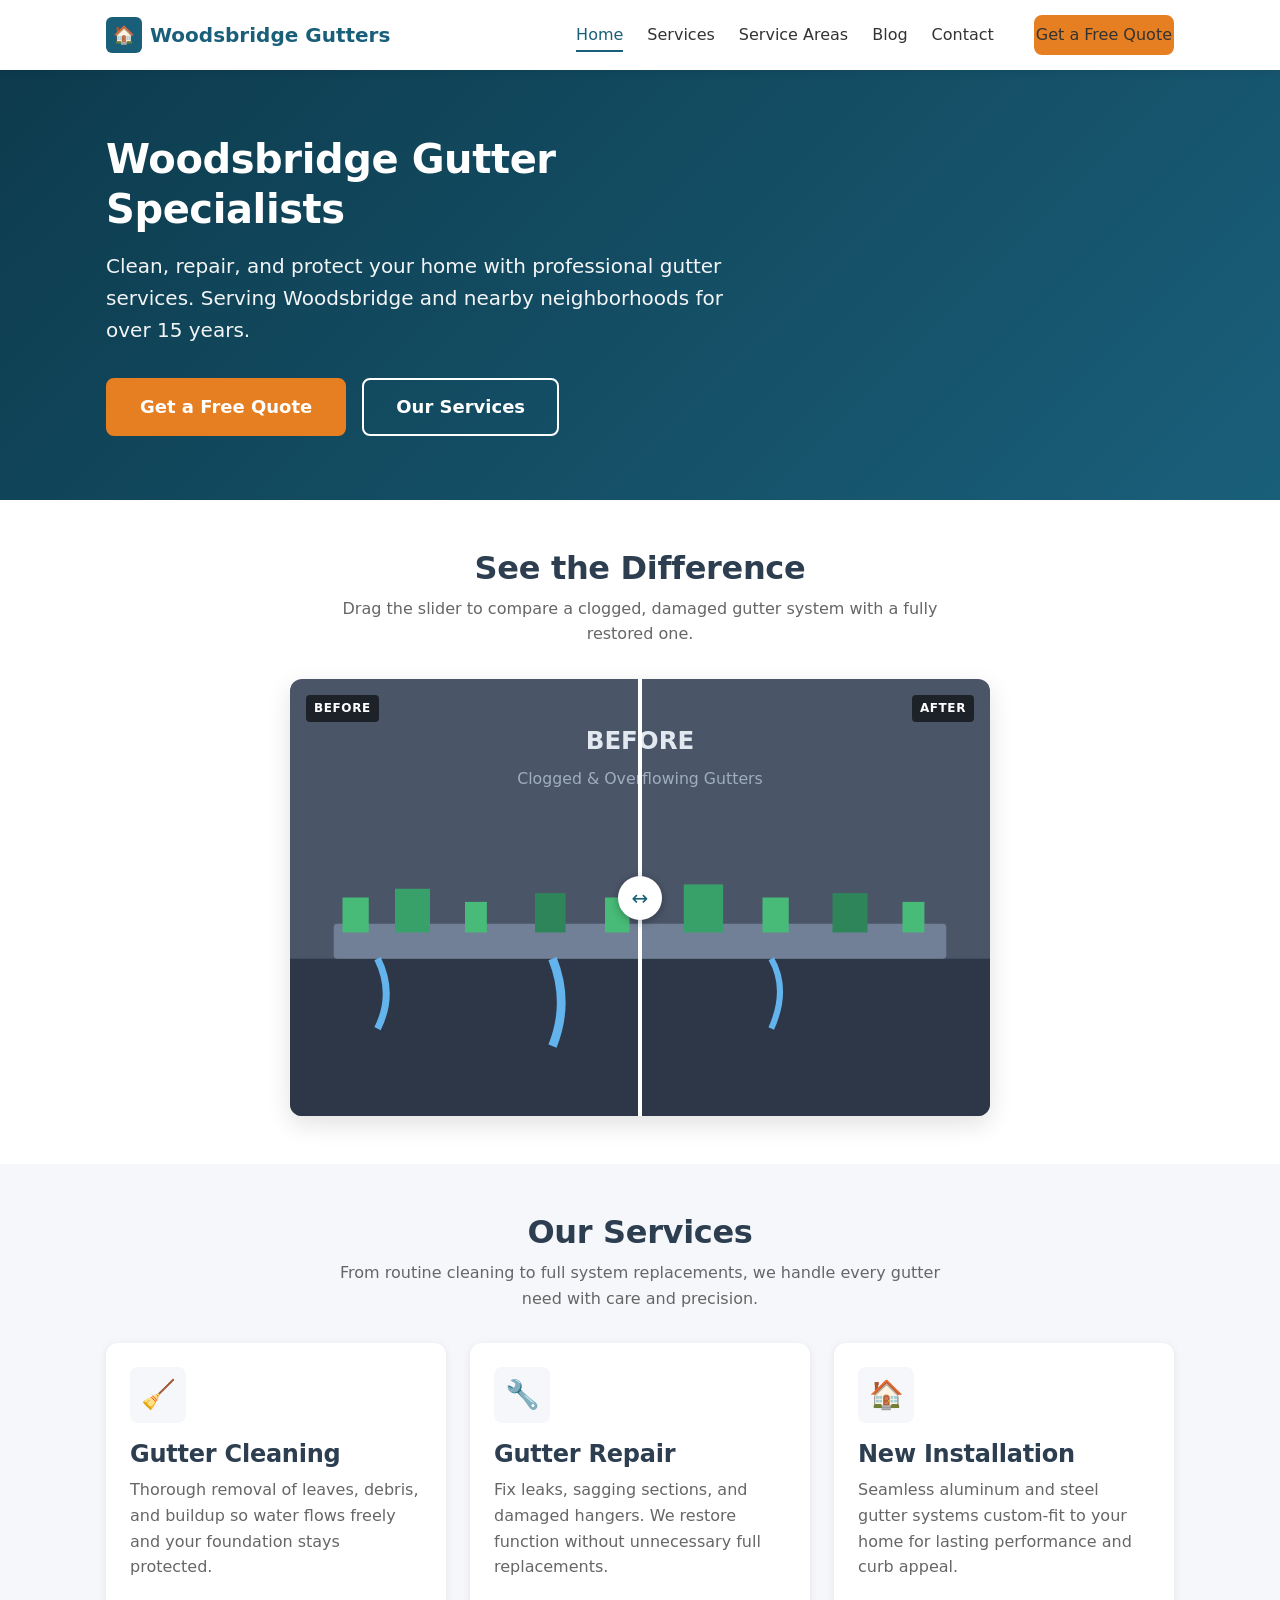
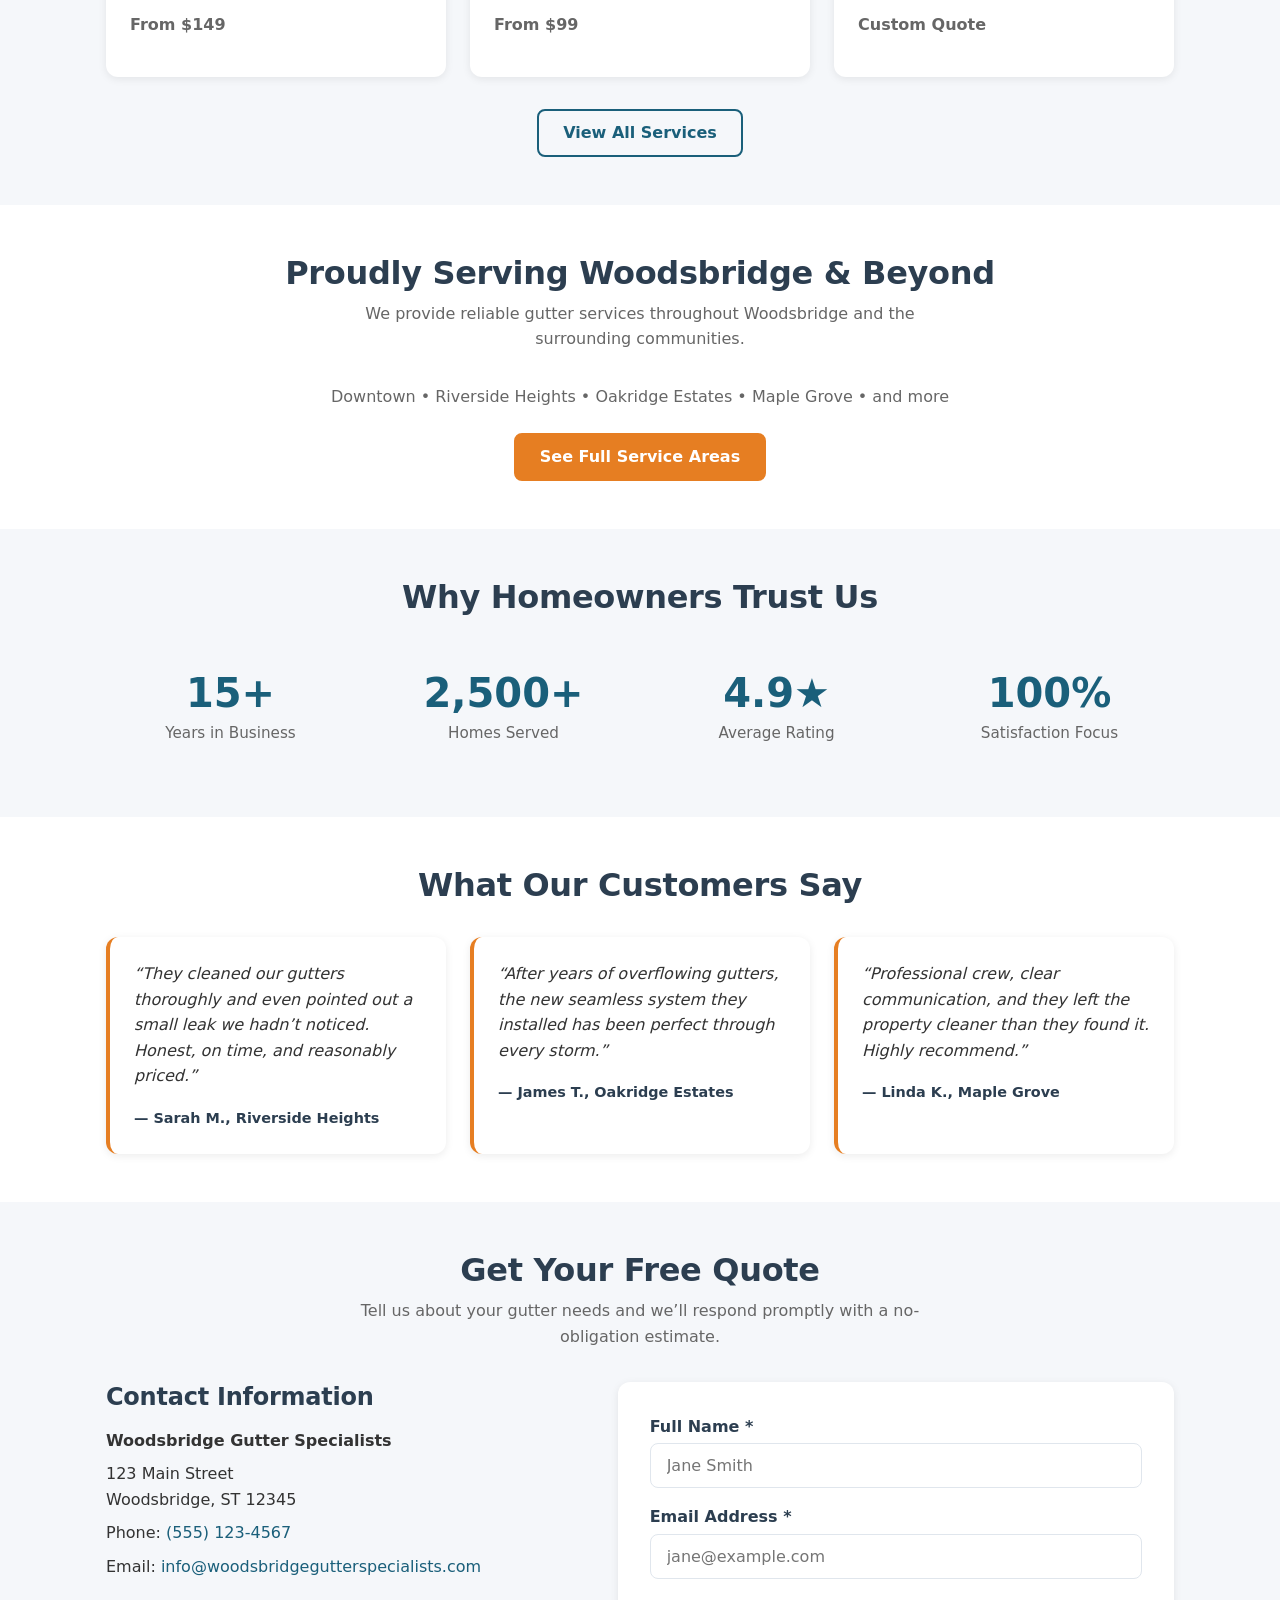
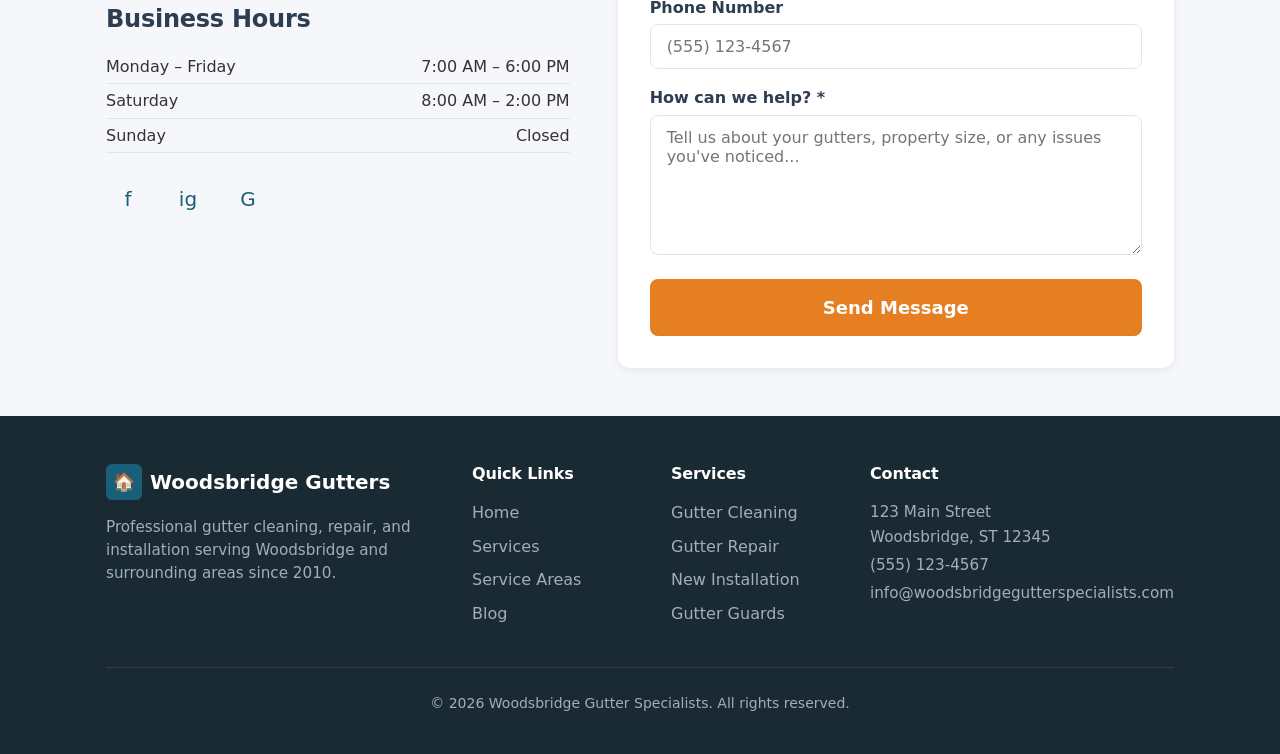
<file: index.html>
<!DOCTYPE html>
<html lang="en">
<head>
  <meta charset="UTF-8">
  <meta name="viewport" content="width=device-width, initial-scale=1.0">
  <meta name="description" content="Woodsbridge Gutter Specialists – Professional gutter cleaning, repair, and installation in Woodsbridge and surrounding neighborhoods. Free quotes available.">
  <meta name="robots" content="index, follow">
  <title>Woodsbridge Gutter Specialists | Gutter Cleaning, Repair & Installation</title>
  <!-- CUSTOMIZE: Update Open Graph / social meta if desired -->
  <link rel="stylesheet" href="./css/style.css">
  <!-- Favicon placeholder – replace with real favicon -->
  <link rel="icon" href="data:image/svg+xml,<svg xmlns='http://www.w3.org/2000/svg' viewBox='0 0 100 100'><text y='.9em' font-size='90'>🏠</text></svg>">
</head>
<body>
  <!-- ========== HEADER ========== -->
  <header class="site-header">
    <div class="container header-inner">
      <a href="./index.html" class="logo" aria-label="Woodsbridge Gutter Specialists Home">
        <span class="logo-icon" aria-hidden="true">🏠</span>
        <span>Woodsbridge Gutters</span>
      </a>

      <button class="nav-toggle" aria-label="Toggle navigation" aria-expanded="false" aria-controls="main-nav">
        <span></span>
        <span></span>
        <span></span>
      </button>

      <nav class="main-nav" id="main-nav" aria-label="Main navigation">
        <ul>
          <li><a href="./index.html" class="active">Home</a></li>
          <li><a href="./services.html">Services</a></li>
          <li><a href="./service-areas.html">Service Areas</a></li>
          <li><a href="./blog.html">Blog</a></li>
          <li><a href="./index.html#contact">Contact</a></li>
          <li class="nav-cta"><a href="./index.html#contact" class="btn btn-primary">Get a Free Quote</a></li>
        </ul>
      </nav>
    </div>
  </header>

  <main>
    <!-- ========== HERO ========== -->
    <section class="hero">
      <div class="container">
        <div class="hero-content">
          <!-- CUSTOMIZE: Business name & tagline -->
          <h1>Woodsbridge Gutter Specialists</h1>
          <p class="tagline">Clean, repair, and protect your home with professional gutter services. Serving Woodsbridge and nearby neighborhoods for over 15 years.</p>
          <div class="hero-actions">
            <a href="#contact" class="btn btn-primary btn-lg">Get a Free Quote</a>
            <a href="./services.html" class="btn btn-outline-light btn-lg">Our Services</a>
          </div>
        </div>
      </div>
    </section>

    <!-- ========== BEFORE & AFTER SLIDER ========== -->
    <section class="section">
      <div class="container">
        <div class="section-title">
          <h2>See the Difference</h2>
          <p>Drag the slider to compare a clogged, damaged gutter system with a fully restored one.</p>
        </div>

        <!-- CUSTOMIZE: Replace placeholder images with real before/after photos -->
        <!-- Use relative paths: ./images/before.jpg and ./images/after.jpg -->
        <div class="ba-slider" role="img" aria-label="Before and after gutter comparison slider">
          <!-- After image (shown on the left side of the divider) -->
          <img src="./images/after-placeholder.svg" alt="Clean, properly functioning gutters after professional service" class="ba-after" width="800" height="500">
          <!-- Before image (full background) -->
          <img src="./images/before-placeholder.svg" alt="Clogged and damaged gutters before service" width="800" height="500">
          <div class="ba-handle" aria-hidden="true"></div>
          <span class="ba-label ba-label-before">Before</span>
          <span class="ba-label ba-label-after">After</span>
        </div>
      </div>
    </section>

    <!-- ========== SERVICES TEASER ========== -->
    <section class="section section-alt">
      <div class="container">
        <div class="section-title">
          <h2>Our Services</h2>
          <p>From routine cleaning to full system replacements, we handle every gutter need with care and precision.</p>
        </div>

        <div class="card-grid">
          <article class="card">
            <div class="card-body">
              <div class="card-icon" aria-hidden="true">🧹</div>
              <h3>Gutter Cleaning</h3>
              <p>Thorough removal of leaves, debris, and buildup so water flows freely and your foundation stays protected.</p>
              <p class="card-price">From $149</p>
            </div>
          </article>

          <article class="card">
            <div class="card-body">
              <div class="card-icon" aria-hidden="true">🔧</div>
              <h3>Gutter Repair</h3>
              <p>Fix leaks, sagging sections, and damaged hangers. We restore function without unnecessary full replacements.</p>
              <p class="card-price">From $99</p>
            </div>
          </article>

          <article class="card">
            <div class="card-body">
              <div class="card-icon" aria-hidden="true">🏠</div>
              <h3>New Installation</h3>
              <p>Seamless aluminum and steel gutter systems custom-fit to your home for lasting performance and curb appeal.</p>
              <p class="card-price">Custom Quote</p>
            </div>
          </article>
        </div>

        <div class="text-center" style="margin-top: 2rem;">
          <a href="./services.html" class="btn btn-secondary">View All Services</a>
        </div>
      </div>
    </section>

    <!-- ========== SERVICE AREAS SUMMARY ========== -->
    <section class="section">
      <div class="container">
        <div class="section-title">
          <h2>Proudly Serving Woodsbridge & Beyond</h2>
          <p>We provide reliable gutter services throughout Woodsbridge and the surrounding communities.</p>
        </div>
        <div class="text-center">
          <p class="text-muted" style="margin-bottom: 1.5rem;">Downtown • Riverside Heights • Oakridge Estates • Maple Grove • and more</p>
          <a href="./service-areas.html" class="btn btn-primary">See Full Service Areas</a>
        </div>
      </div>
    </section>

    <!-- ========== TRUST / STATS ========== -->
    <section class="section section-alt">
      <div class="container">
        <div class="section-title">
          <h2>Why Homeowners Trust Us</h2>
        </div>

        <div class="stats-grid">
          <!-- CUSTOMIZE: Years, jobs, ratings -->
          <div class="stat-item">
            <div class="stat-number">15+</div>
            <div class="stat-label">Years in Business</div>
          </div>
          <div class="stat-item">
            <div class="stat-number">2,500+</div>
            <div class="stat-label">Homes Served</div>
          </div>
          <div class="stat-item">
            <div class="stat-number">4.9★</div>
            <div class="stat-label">Average Rating</div>
          </div>
          <div class="stat-item">
            <div class="stat-number">100%</div>
            <div class="stat-label">Satisfaction Focus</div>
          </div>
        </div>
      </div>
    </section>

    <!-- ========== TESTIMONIALS ========== -->
    <section class="section">
      <div class="container">
        <div class="section-title">
          <h2>What Our Customers Say</h2>
        </div>

        <div class="testimonial-grid">
          <!-- CUSTOMIZE: Replace with real testimonials -->
          <article class="testimonial">
            <blockquote>“They cleaned our gutters thoroughly and even pointed out a small leak we hadn’t noticed. Honest, on time, and reasonably priced.”</blockquote>
            <cite>— Sarah M., Riverside Heights</cite>
          </article>
          <article class="testimonial">
            <blockquote>“After years of overflowing gutters, the new seamless system they installed has been perfect through every storm.”</blockquote>
            <cite>— James T., Oakridge Estates</cite>
          </article>
          <article class="testimonial">
            <blockquote>“Professional crew, clear communication, and they left the property cleaner than they found it. Highly recommend.”</blockquote>
            <cite>— Linda K., Maple Grove</cite>
          </article>
        </div>
      </div>
    </section>

    <!-- ========== CONTACT ========== -->
    <section class="section section-alt" id="contact">
      <div class="container">
        <div class="section-title">
          <h2>Get Your Free Quote</h2>
          <p>Tell us about your gutter needs and we’ll respond promptly with a no-obligation estimate.</p>
        </div>

        <div class="contact-grid">
          <div class="contact-info">
            <h3>Contact Information</h3>
            <!-- CUSTOMIZE: Full NAP -->
            <address>
              <p><strong>Woodsbridge Gutter Specialists</strong></p>
              <p>123 Main Street<br>Woodsbridge, ST 12345</p>
              <p>Phone: <a href="tel:+15551234567">(555) 123-4567</a></p>
              <p>Email: <a href="mailto:info@woodsbridgegutterspecialists.com">info@woodsbridgegutterspecialists.com</a></p>
            </address>

            <h3 style="margin-top: 1.5rem;">Business Hours</h3>
            <ul class="hours-list">
              <li><span>Monday – Friday</span> <span>7:00 AM – 6:00 PM</span></li>
              <li><span>Saturday</span> <span>8:00 AM – 2:00 PM</span></li>
              <li><span>Sunday</span> <span>Closed</span></li>
            </ul>

            <div class="social-links" aria-label="Social media">
              <!-- CUSTOMIZE: Add real social profile URLs -->
              <a href="#" aria-label="Facebook" title="Facebook">f</a>
              <a href="#" aria-label="Instagram" title="Instagram">ig</a>
              <a href="#" aria-label="Google Business" title="Google">G</a>
            </div>
          </div>

          <div class="contact-form">
            <div id="form-status" class="form-status" role="status" aria-live="polite"></div>
            <form id="contact-form" novalidate>
              <div class="form-group">
                <label for="name">Full Name *</label>
                <input type="text" id="name" name="name" required autocomplete="name" placeholder="Jane Smith">
                <span class="error-msg"></span>
              </div>
              <div class="form-group">
                <label for="email">Email Address *</label>
                <input type="email" id="email" name="email" required autocomplete="email" placeholder="jane@example.com">
                <span class="error-msg"></span>
              </div>
              <div class="form-group">
                <label for="phone">Phone Number</label>
                <input type="tel" id="phone" name="phone" autocomplete="tel" placeholder="(555) 123-4567">
                <span class="error-msg"></span>
              </div>
              <div class="form-group">
                <label for="message">How can we help? *</label>
                <textarea id="message" name="message" required placeholder="Tell us about your gutters, property size, or any issues you've noticed..."></textarea>
                <span class="error-msg"></span>
              </div>
              <button type="submit" class="btn btn-primary btn-lg" style="width: 100%;">Send Message</button>
            </form>
          </div>
        </div>
      </div>
    </section>
  </main>

  <!-- ========== FOOTER ========== -->
  <footer class="site-footer">
    <div class="container">
      <div class="footer-grid">
        <div class="footer-brand">
          <a href="./index.html" class="logo">
            <span class="logo-icon" aria-hidden="true">🏠</span>
            <span>Woodsbridge Gutters</span>
          </a>
          <p>Professional gutter cleaning, repair, and installation serving Woodsbridge and surrounding areas since 2010.</p>
        </div>

        <div class="footer-col">
          <h4>Quick Links</h4>
          <ul>
            <li><a href="./index.html">Home</a></li>
            <li><a href="./services.html">Services</a></li>
            <li><a href="./service-areas.html">Service Areas</a></li>
            <li><a href="./blog.html">Blog</a></li>
          </ul>
        </div>

        <div class="footer-col">
          <h4>Services</h4>
          <ul>
            <li><a href="./services.html">Gutter Cleaning</a></li>
            <li><a href="./services.html">Gutter Repair</a></li>
            <li><a href="./services.html">New Installation</a></li>
            <li><a href="./services.html">Gutter Guards</a></li>
          </ul>
        </div>

        <div class="footer-col footer-nap">
          <h4>Contact</h4>
          <!-- CUSTOMIZE: Keep NAP consistent across all pages -->
          <p>123 Main Street<br>Woodsbridge, ST 12345</p>
          <p><a href="tel:+15551234567">(555) 123-4567</a></p>
          <p><a href="mailto:info@woodsbridgegutterspecialists.com">info@woodsbridgegutterspecialists.com</a></p>
        </div>
      </div>

      <div class="footer-bottom">
        <p>&copy; <span id="year"></span> Woodsbridge Gutter Specialists. All rights reserved.</p>
      </div>
    </div>
  </footer>

  <script src="./js/script.js"></script>
  <script>
    document.getElementById("year").textContent = new Date().getFullYear();
  </script>
</body>
</html>
</file>
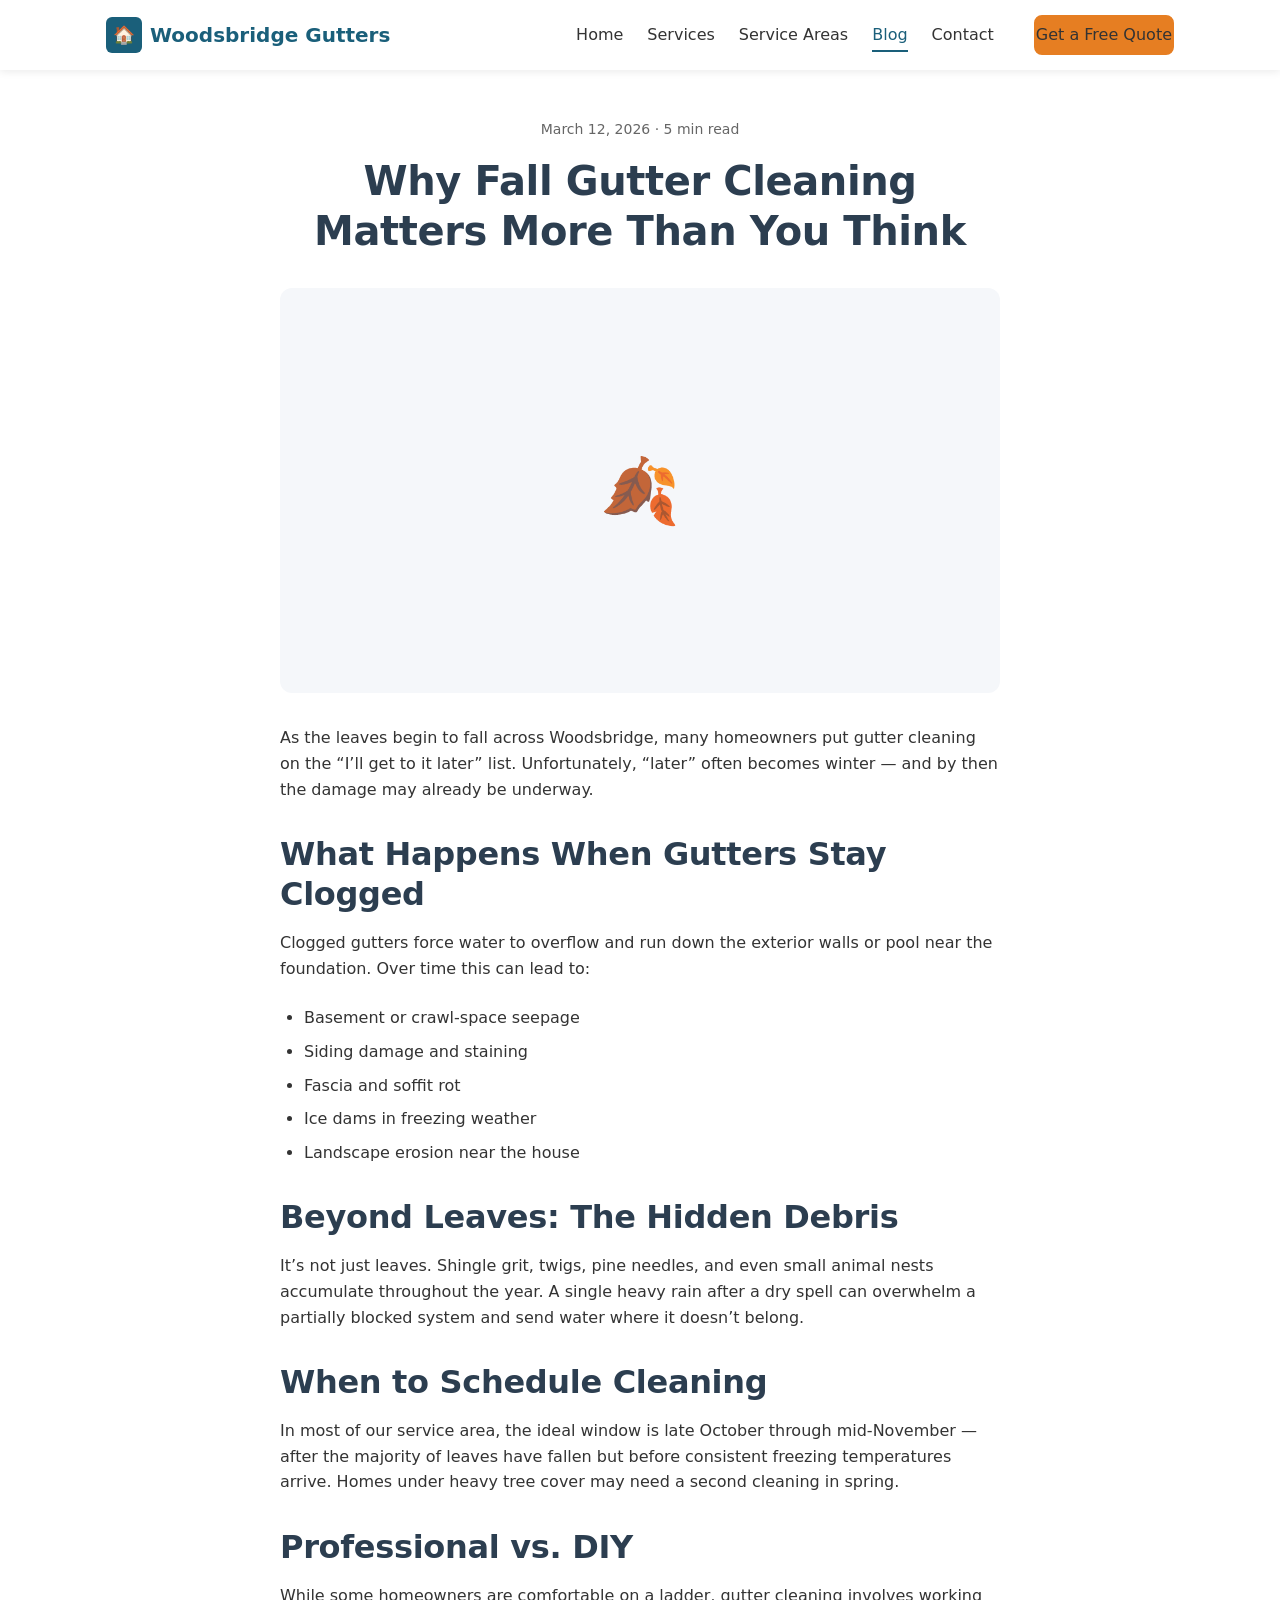
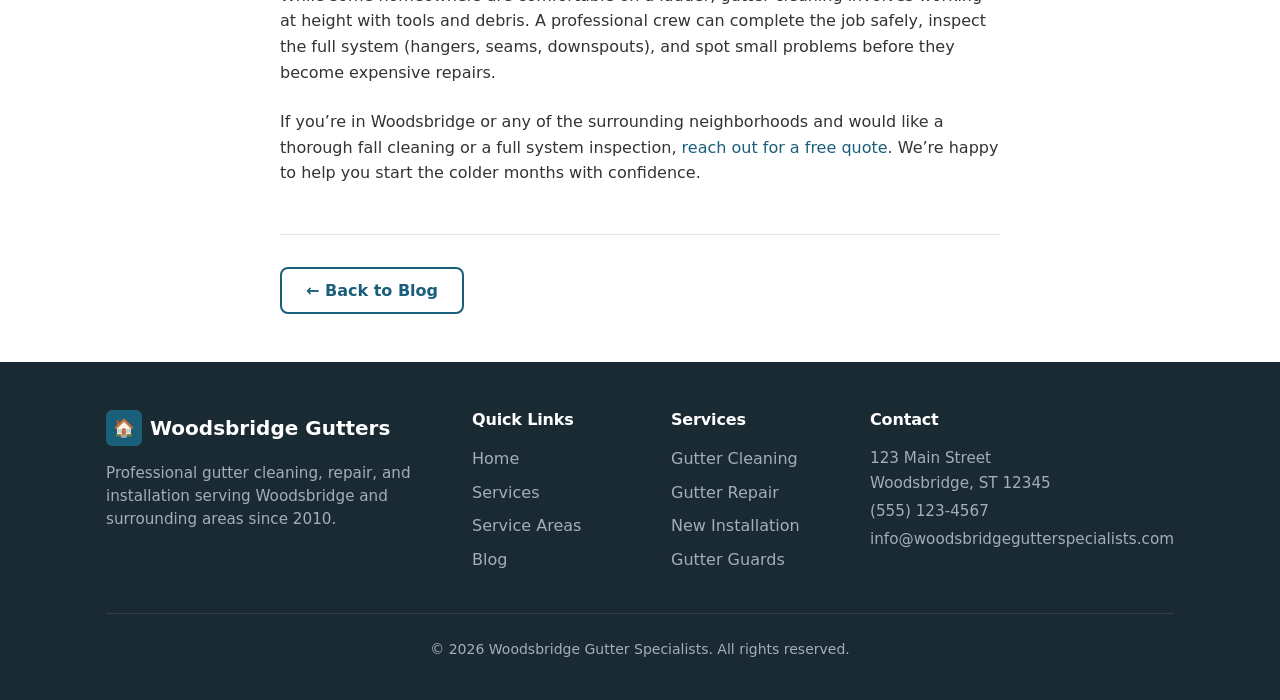
<file: blog-post.html>
<!DOCTYPE html>
<html lang="en">
<head>
  <meta charset="UTF-8">
  <meta name="viewport" content="width=device-width, initial-scale=1.0">
  <meta name="description" content="Why fall gutter cleaning is essential to prevent water damage, ice dams, and foundation issues. Tips from Woodsbridge Gutter Specialists.">
  <title>Why Fall Gutter Cleaning Matters More Than You Think | Woodsbridge Gutter Specialists</title>
  <link rel="stylesheet" href="./css/style.css">
  <link rel="icon" href="data:image/svg+xml,<svg xmlns='http://www.w3.org/2000/svg' viewBox='0 0 100 100'><text y='.9em' font-size='90'>🏠</text></svg>">
</head>
<body>
  <header class="site-header">
    <div class="container header-inner">
      <a href="./index.html" class="logo" aria-label="Woodsbridge Gutter Specialists Home">
        <span class="logo-icon" aria-hidden="true">🏠</span>
        <span>Woodsbridge Gutters</span>
      </a>

      <button class="nav-toggle" aria-label="Toggle navigation" aria-expanded="false" aria-controls="main-nav">
        <span></span>
        <span></span>
        <span></span>
      </button>

      <nav class="main-nav" id="main-nav" aria-label="Main navigation">
        <ul>
          <li><a href="./index.html">Home</a></li>
          <li><a href="./services.html">Services</a></li>
          <li><a href="./service-areas.html">Service Areas</a></li>
          <li><a href="./blog.html" class="active">Blog</a></li>
          <li><a href="./index.html#contact">Contact</a></li>
          <li class="nav-cta"><a href="./index.html#contact" class="btn btn-primary">Get a Free Quote</a></li>
        </ul>
      </nav>
    </div>
  </header>

  <main>
    <article class="section">
      <div class="container">
        <div class="blog-post">
          <header>
            <div class="blog-meta">March 12, 2026 · 5 min read</div>
            <h1>Why Fall Gutter Cleaning Matters More Than You Think</h1>
          </header>

          <div class="featured-image" aria-hidden="true">🍂</div>

          <div class="content">
            <!-- CUSTOMIZE: Replace with real article content -->
            <p>As the leaves begin to fall across Woodsbridge, many homeowners put gutter cleaning on the “I’ll get to it later” list. Unfortunately, “later” often becomes winter — and by then the damage may already be underway.</p>

            <h2>What Happens When Gutters Stay Clogged</h2>
            <p>Clogged gutters force water to overflow and run down the exterior walls or pool near the foundation. Over time this can lead to:</p>
            <ul style="list-style: disc; padding-left: 1.5rem; margin-bottom: 1.5rem;">
              <li style="margin-bottom: 0.5rem;">Basement or crawl-space seepage</li>
              <li style="margin-bottom: 0.5rem;">Siding damage and staining</li>
              <li style="margin-bottom: 0.5rem;">Fascia and soffit rot</li>
              <li style="margin-bottom: 0.5rem;">Ice dams in freezing weather</li>
              <li style="margin-bottom: 0.5rem;">Landscape erosion near the house</li>
            </ul>

            <h2>Beyond Leaves: The Hidden Debris</h2>
            <p>It’s not just leaves. Shingle grit, twigs, pine needles, and even small animal nests accumulate throughout the year. A single heavy rain after a dry spell can overwhelm a partially blocked system and send water where it doesn’t belong.</p>

            <h2>When to Schedule Cleaning</h2>
            <p>In most of our service area, the ideal window is late October through mid-November — after the majority of leaves have fallen but before consistent freezing temperatures arrive. Homes under heavy tree cover may need a second cleaning in spring.</p>

            <h2>Professional vs. DIY</h2>
            <p>While some homeowners are comfortable on a ladder, gutter cleaning involves working at height with tools and debris. A professional crew can complete the job safely, inspect the full system (hangers, seams, downspouts), and spot small problems before they become expensive repairs.</p>

            <p>If you’re in Woodsbridge or any of the surrounding neighborhoods and would like a thorough fall cleaning or a full system inspection, <a href="./index.html#contact">reach out for a free quote</a>. We’re happy to help you start the colder months with confidence.</p>
          </div>

          <div style="margin-top: 3rem; padding-top: 2rem; border-top: 1px solid var(--color-border);">
            <a href="./blog.html" class="btn btn-secondary">← Back to Blog</a>
          </div>
        </div>
      </div>
    </article>
  </main>

  <footer class="site-footer">
    <div class="container">
      <div class="footer-grid">
        <div class="footer-brand">
          <a href="./index.html" class="logo">
            <span class="logo-icon" aria-hidden="true">🏠</span>
            <span>Woodsbridge Gutters</span>
          </a>
          <p>Professional gutter cleaning, repair, and installation serving Woodsbridge and surrounding areas since 2010.</p>
        </div>

        <div class="footer-col">
          <h4>Quick Links</h4>
          <ul>
            <li><a href="./index.html">Home</a></li>
            <li><a href="./services.html">Services</a></li>
            <li><a href="./service-areas.html">Service Areas</a></li>
            <li><a href="./blog.html">Blog</a></li>
          </ul>
        </div>

        <div class="footer-col">
          <h4>Services</h4>
          <ul>
            <li><a href="./services.html">Gutter Cleaning</a></li>
            <li><a href="./services.html">Gutter Repair</a></li>
            <li><a href="./services.html">New Installation</a></li>
            <li><a href="./services.html">Gutter Guards</a></li>
          </ul>
        </div>

        <div class="footer-col footer-nap">
          <h4>Contact</h4>
          <p>123 Main Street<br>Woodsbridge, ST 12345</p>
          <p><a href="tel:+15551234567">(555) 123-4567</a></p>
          <p><a href="mailto:info@woodsbridgegutterspecialists.com">info@woodsbridgegutterspecialists.com</a></p>
        </div>
      </div>

      <div class="footer-bottom">
        <p>&copy; <span id="year"></span> Woodsbridge Gutter Specialists. All rights reserved.</p>
      </div>
    </div>
  </footer>

  <script src="./js/script.js"></script>
  <script>document.getElementById("year").textContent = new Date().getFullYear();</script>
</body>
</html>
</file>
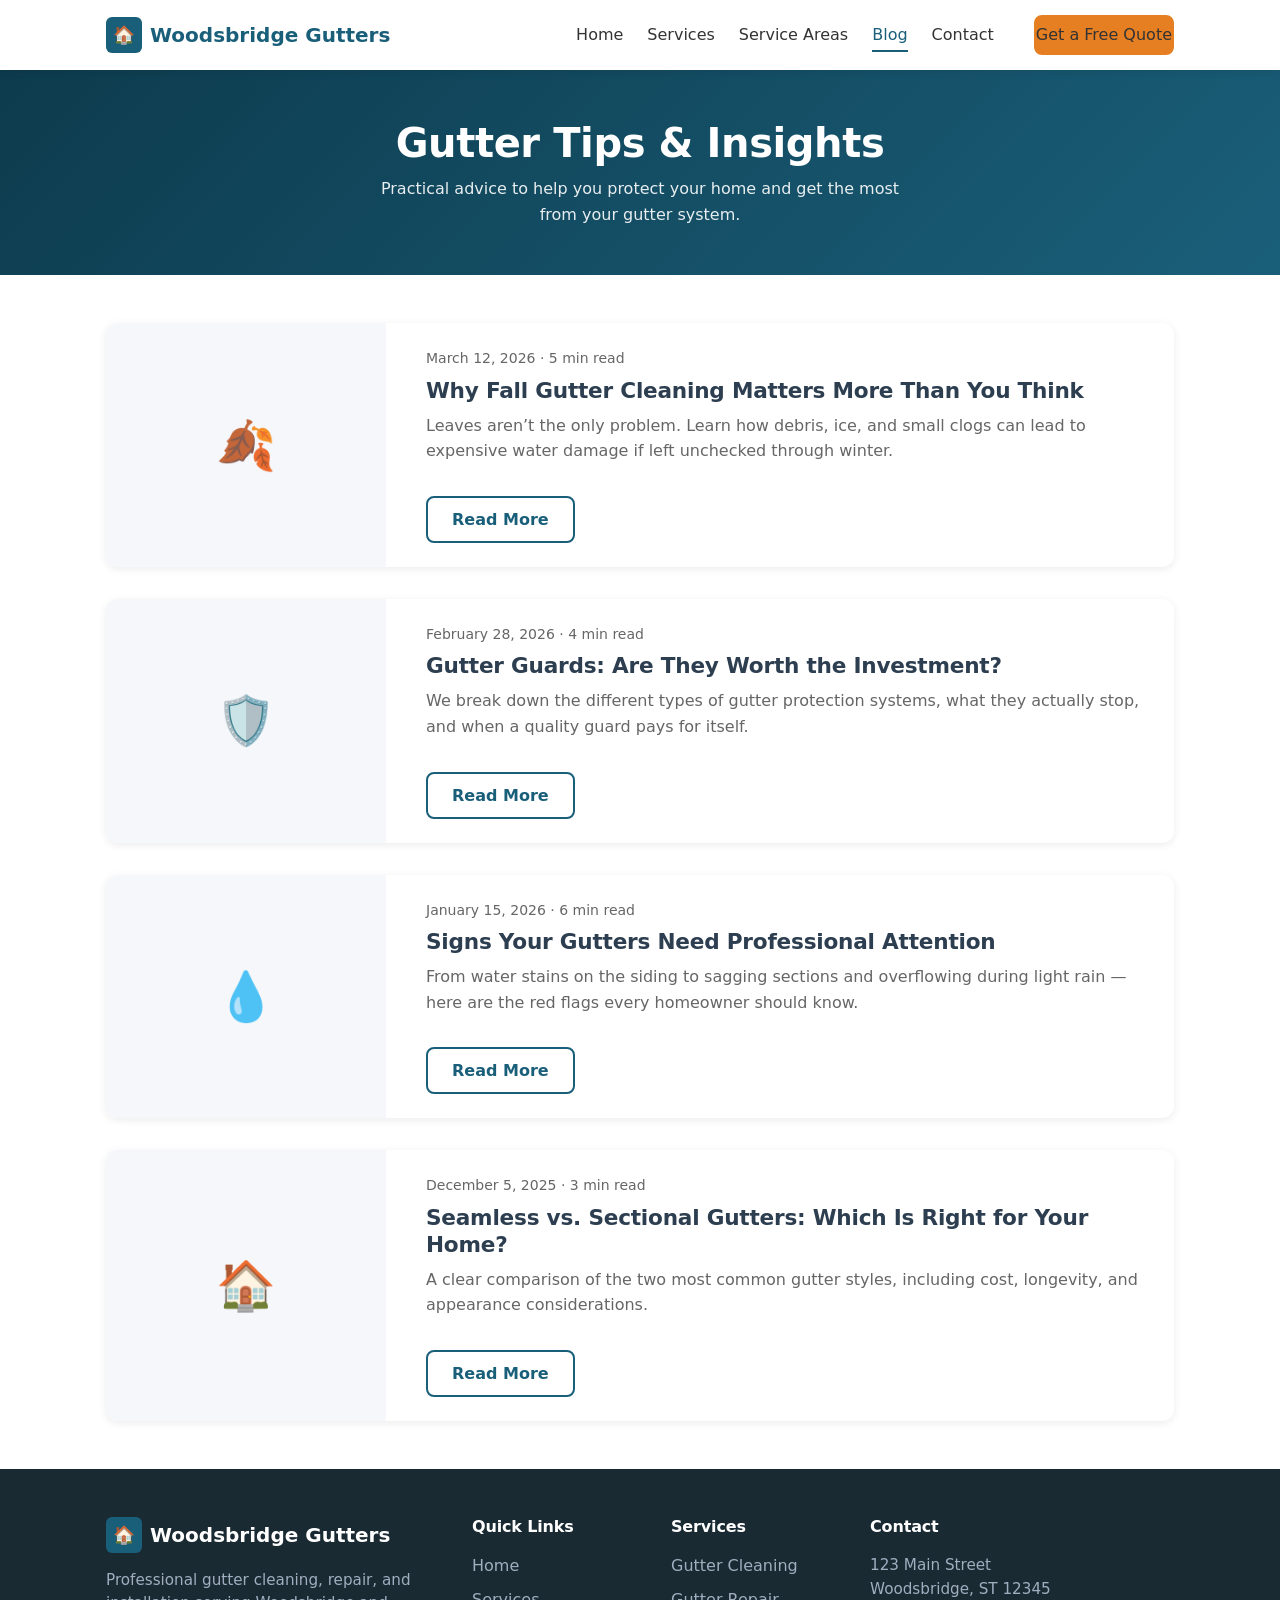
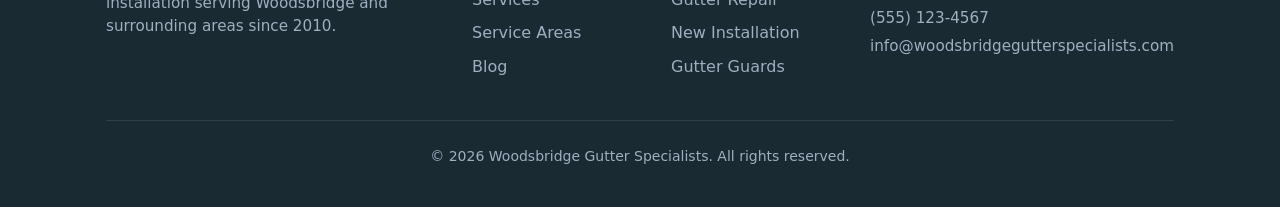
<file: blog.html>
<!DOCTYPE html>
<html lang="en">
<head>
  <meta charset="UTF-8">
  <meta name="viewport" content="width=device-width, initial-scale=1.0">
  <meta name="description" content="Tips, guides, and advice on gutter maintenance, cleaning, and protection from Woodsbridge Gutter Specialists.">
  <title>Blog | Woodsbridge Gutter Specialists</title>
  <link rel="stylesheet" href="./css/style.css">
  <link rel="icon" href="data:image/svg+xml,<svg xmlns='http://www.w3.org/2000/svg' viewBox='0 0 100 100'><text y='.9em' font-size='90'>🏠</text></svg>">
</head>
<body>
  <header class="site-header">
    <div class="container header-inner">
      <a href="./index.html" class="logo" aria-label="Woodsbridge Gutter Specialists Home">
        <span class="logo-icon" aria-hidden="true">🏠</span>
        <span>Woodsbridge Gutters</span>
      </a>

      <button class="nav-toggle" aria-label="Toggle navigation" aria-expanded="false" aria-controls="main-nav">
        <span></span>
        <span></span>
        <span></span>
      </button>

      <nav class="main-nav" id="main-nav" aria-label="Main navigation">
        <ul>
          <li><a href="./index.html">Home</a></li>
          <li><a href="./services.html">Services</a></li>
          <li><a href="./service-areas.html">Service Areas</a></li>
          <li><a href="./blog.html" class="active">Blog</a></li>
          <li><a href="./index.html#contact">Contact</a></li>
          <li class="nav-cta"><a href="./index.html#contact" class="btn btn-primary">Get a Free Quote</a></li>
        </ul>
      </nav>
    </div>
  </header>

  <main>
    <section class="page-header">
      <div class="container">
        <h1>Gutter Tips & Insights</h1>
        <p>Practical advice to help you protect your home and get the most from your gutter system.</p>
      </div>
    </section>

    <section class="section">
      <div class="container">
        <div class="blog-list">
          <!-- CUSTOMIZE: Replace with real posts. Keep relative links. -->
          <article class="blog-card">
            <div class="blog-card-image" aria-hidden="true">🍂</div>
            <div class="blog-card-content">
              <div class="blog-meta">March 12, 2026 · 5 min read</div>
              <h2><a href="./blog-post.html">Why Fall Gutter Cleaning Matters More Than You Think</a></h2>
              <p class="blog-excerpt">Leaves aren’t the only problem. Learn how debris, ice, and small clogs can lead to expensive water damage if left unchecked through winter.</p>
              <a href="./blog-post.html" class="btn btn-secondary" style="align-self: flex-start; margin-top: 1rem;">Read More</a>
            </div>
          </article>

          <article class="blog-card">
            <div class="blog-card-image" aria-hidden="true">🛡️</div>
            <div class="blog-card-content">
              <div class="blog-meta">February 28, 2026 · 4 min read</div>
              <h2><a href="./blog-post.html">Gutter Guards: Are They Worth the Investment?</a></h2>
              <p class="blog-excerpt">We break down the different types of gutter protection systems, what they actually stop, and when a quality guard pays for itself.</p>
              <a href="./blog-post.html" class="btn btn-secondary" style="align-self: flex-start; margin-top: 1rem;">Read More</a>
            </div>
          </article>

          <article class="blog-card">
            <div class="blog-card-image" aria-hidden="true">💧</div>
            <div class="blog-card-content">
              <div class="blog-meta">January 15, 2026 · 6 min read</div>
              <h2><a href="./blog-post.html">Signs Your Gutters Need Professional Attention</a></h2>
              <p class="blog-excerpt">From water stains on the siding to sagging sections and overflowing during light rain — here are the red flags every homeowner should know.</p>
              <a href="./blog-post.html" class="btn btn-secondary" style="align-self: flex-start; margin-top: 1rem;">Read More</a>
            </div>
          </article>

          <article class="blog-card">
            <div class="blog-card-image" aria-hidden="true">🏠</div>
            <div class="blog-card-content">
              <div class="blog-meta">December 5, 2025 · 3 min read</div>
              <h2><a href="./blog-post.html">Seamless vs. Sectional Gutters: Which Is Right for Your Home?</a></h2>
              <p class="blog-excerpt">A clear comparison of the two most common gutter styles, including cost, longevity, and appearance considerations.</p>
              <a href="./blog-post.html" class="btn btn-secondary" style="align-self: flex-start; margin-top: 1rem;">Read More</a>
            </div>
          </article>
        </div>
      </div>
    </section>
  </main>

  <footer class="site-footer">
    <div class="container">
      <div class="footer-grid">
        <div class="footer-brand">
          <a href="./index.html" class="logo">
            <span class="logo-icon" aria-hidden="true">🏠</span>
            <span>Woodsbridge Gutters</span>
          </a>
          <p>Professional gutter cleaning, repair, and installation serving Woodsbridge and surrounding areas since 2010.</p>
        </div>

        <div class="footer-col">
          <h4>Quick Links</h4>
          <ul>
            <li><a href="./index.html">Home</a></li>
            <li><a href="./services.html">Services</a></li>
            <li><a href="./service-areas.html">Service Areas</a></li>
            <li><a href="./blog.html">Blog</a></li>
          </ul>
        </div>

        <div class="footer-col">
          <h4>Services</h4>
          <ul>
            <li><a href="./services.html">Gutter Cleaning</a></li>
            <li><a href="./services.html">Gutter Repair</a></li>
            <li><a href="./services.html">New Installation</a></li>
            <li><a href="./services.html">Gutter Guards</a></li>
          </ul>
        </div>

        <div class="footer-col footer-nap">
          <h4>Contact</h4>
          <p>123 Main Street<br>Woodsbridge, ST 12345</p>
          <p><a href="tel:+15551234567">(555) 123-4567</a></p>
          <p><a href="mailto:info@woodsbridgegutterspecialists.com">info@woodsbridgegutterspecialists.com</a></p>
        </div>
      </div>

      <div class="footer-bottom">
        <p>&copy; <span id="year"></span> Woodsbridge Gutter Specialists. All rights reserved.</p>
      </div>
    </div>
  </footer>

  <script src="./js/script.js"></script>
  <script>document.getElementById("year").textContent = new Date().getFullYear();</script>
</body>
</html>
</file>
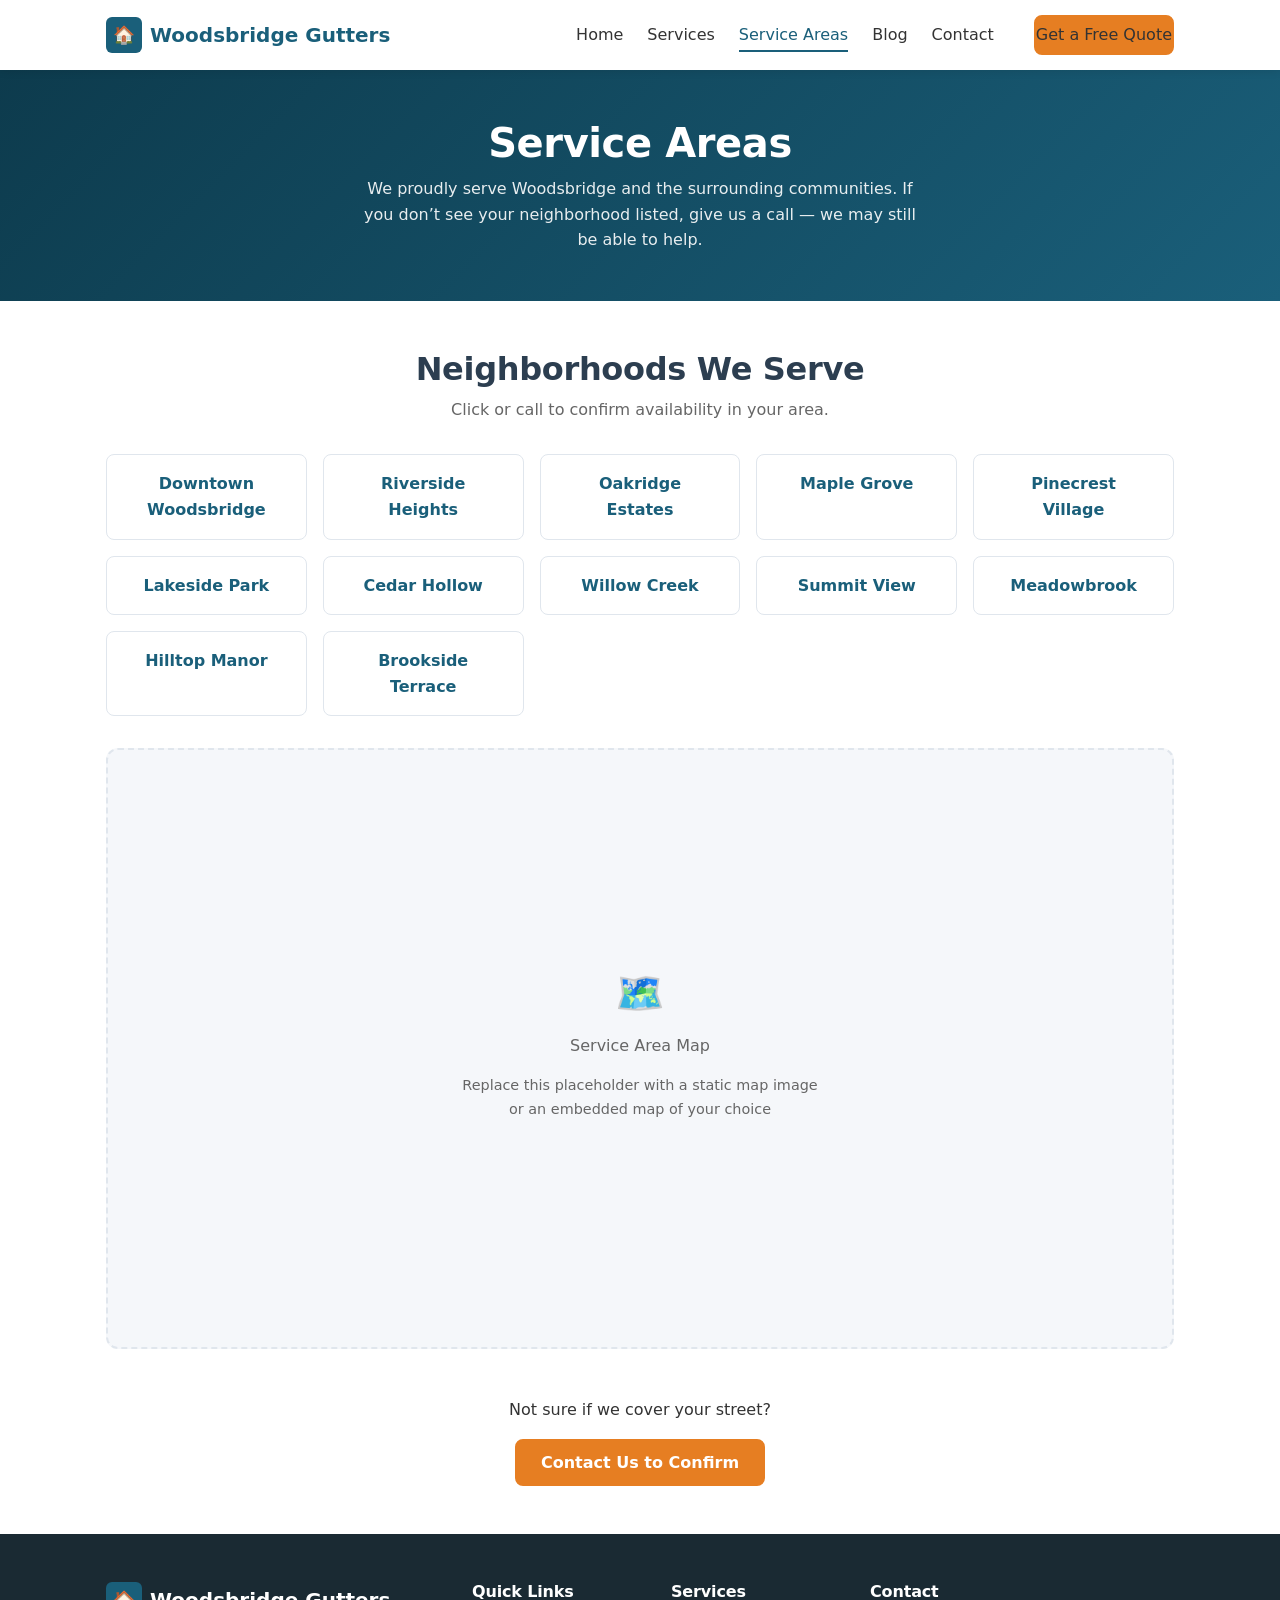
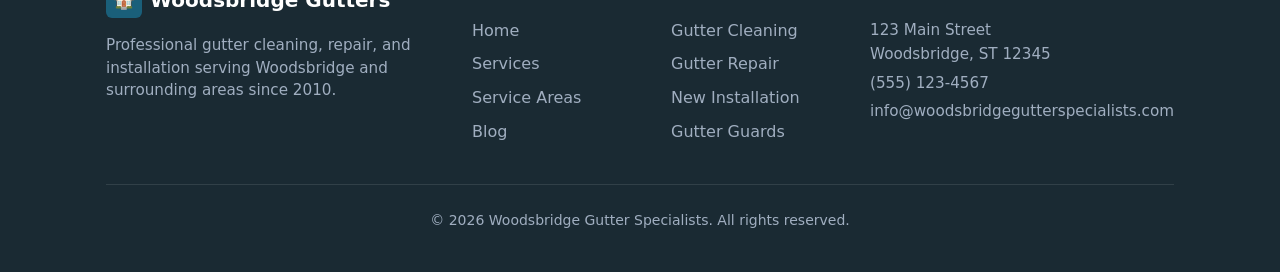
<file: service-areas.html>
<!DOCTYPE html>
<html lang="en">
<head>
  <meta charset="UTF-8">
  <meta name="viewport" content="width=device-width, initial-scale=1.0">
  <meta name="description" content="Woodsbridge Gutter Specialists serves Downtown Woodsbridge, Riverside Heights, Oakridge Estates, Maple Grove, and many more nearby neighborhoods.">
  <title>Service Areas | Woodsbridge Gutter Specialists</title>
  <link rel="stylesheet" href="./css/style.css">
  <link rel="icon" href="data:image/svg+xml,<svg xmlns='http://www.w3.org/2000/svg' viewBox='0 0 100 100'><text y='.9em' font-size='90'>🏠</text></svg>">
</head>
<body>
  <header class="site-header">
    <div class="container header-inner">
      <a href="./index.html" class="logo" aria-label="Woodsbridge Gutter Specialists Home">
        <span class="logo-icon" aria-hidden="true">🏠</span>
        <span>Woodsbridge Gutters</span>
      </a>

      <button class="nav-toggle" aria-label="Toggle navigation" aria-expanded="false" aria-controls="main-nav">
        <span></span>
        <span></span>
        <span></span>
      </button>

      <nav class="main-nav" id="main-nav" aria-label="Main navigation">
        <ul>
          <li><a href="./index.html">Home</a></li>
          <li><a href="./services.html">Services</a></li>
          <li><a href="./service-areas.html" class="active">Service Areas</a></li>
          <li><a href="./blog.html">Blog</a></li>
          <li><a href="./index.html#contact">Contact</a></li>
          <li class="nav-cta"><a href="./index.html#contact" class="btn btn-primary">Get a Free Quote</a></li>
        </ul>
      </nav>
    </div>
  </header>

  <main>
    <section class="page-header">
      <div class="container">
        <h1>Service Areas</h1>
        <p>We proudly serve Woodsbridge and the surrounding communities. If you don’t see your neighborhood listed, give us a call — we may still be able to help.</p>
      </div>
    </section>

    <section class="section">
      <div class="container">
        <div class="section-title">
          <h2>Neighborhoods We Serve</h2>
          <p>Click or call to confirm availability in your area.</p>
        </div>

        <!-- Neighborhoods rendered by JS from the array in script.js (or data/neighborhoods.json) -->
        <div class="areas-grid" id="neighborhoods-list" aria-live="polite">
          <!-- Populated by JavaScript -->
        </div>

        <!-- Optional static map placeholder -->
        <div class="map-placeholder" role="img" aria-label="Map of Woodsbridge service area">
          <div style="text-align:center;">
            <p style="font-size:2.5rem; margin-bottom:0.5rem;">🗺️</p>
            <p>Service Area Map</p>
            <p class="text-muted" style="font-size:0.9rem;">Replace this placeholder with a static map image<br>or an embedded map of your choice</p>
          </div>
        </div>

        <div class="text-center" style="margin-top: 3rem;">
          <p style="margin-bottom: 1rem;">Not sure if we cover your street?</p>
          <a href="./index.html#contact" class="btn btn-primary">Contact Us to Confirm</a>
        </div>
      </div>
    </section>
  </main>

  <footer class="site-footer">
    <div class="container">
      <div class="footer-grid">
        <div class="footer-brand">
          <a href="./index.html" class="logo">
            <span class="logo-icon" aria-hidden="true">🏠</span>
            <span>Woodsbridge Gutters</span>
          </a>
          <p>Professional gutter cleaning, repair, and installation serving Woodsbridge and surrounding areas since 2010.</p>
        </div>

        <div class="footer-col">
          <h4>Quick Links</h4>
          <ul>
            <li><a href="./index.html">Home</a></li>
            <li><a href="./services.html">Services</a></li>
            <li><a href="./service-areas.html">Service Areas</a></li>
            <li><a href="./blog.html">Blog</a></li>
          </ul>
        </div>

        <div class="footer-col">
          <h4>Services</h4>
          <ul>
            <li><a href="./services.html">Gutter Cleaning</a></li>
            <li><a href="./services.html">Gutter Repair</a></li>
            <li><a href="./services.html">New Installation</a></li>
            <li><a href="./services.html">Gutter Guards</a></li>
          </ul>
        </div>

        <div class="footer-col footer-nap">
          <h4>Contact</h4>
          <p>123 Main Street<br>Woodsbridge, ST 12345</p>
          <p><a href="tel:+15551234567">(555) 123-4567</a></p>
          <p><a href="mailto:info@woodsbridgegutterspecialists.com">info@woodsbridgegutterspecialists.com</a></p>
        </div>
      </div>

      <div class="footer-bottom">
        <p>&copy; <span id="year"></span> Woodsbridge Gutter Specialists. All rights reserved.</p>
      </div>
    </div>
  </footer>

  <script src="./js/script.js"></script>
  <script>document.getElementById("year").textContent = new Date().getFullYear();</script>
</body>
</html>
</file>
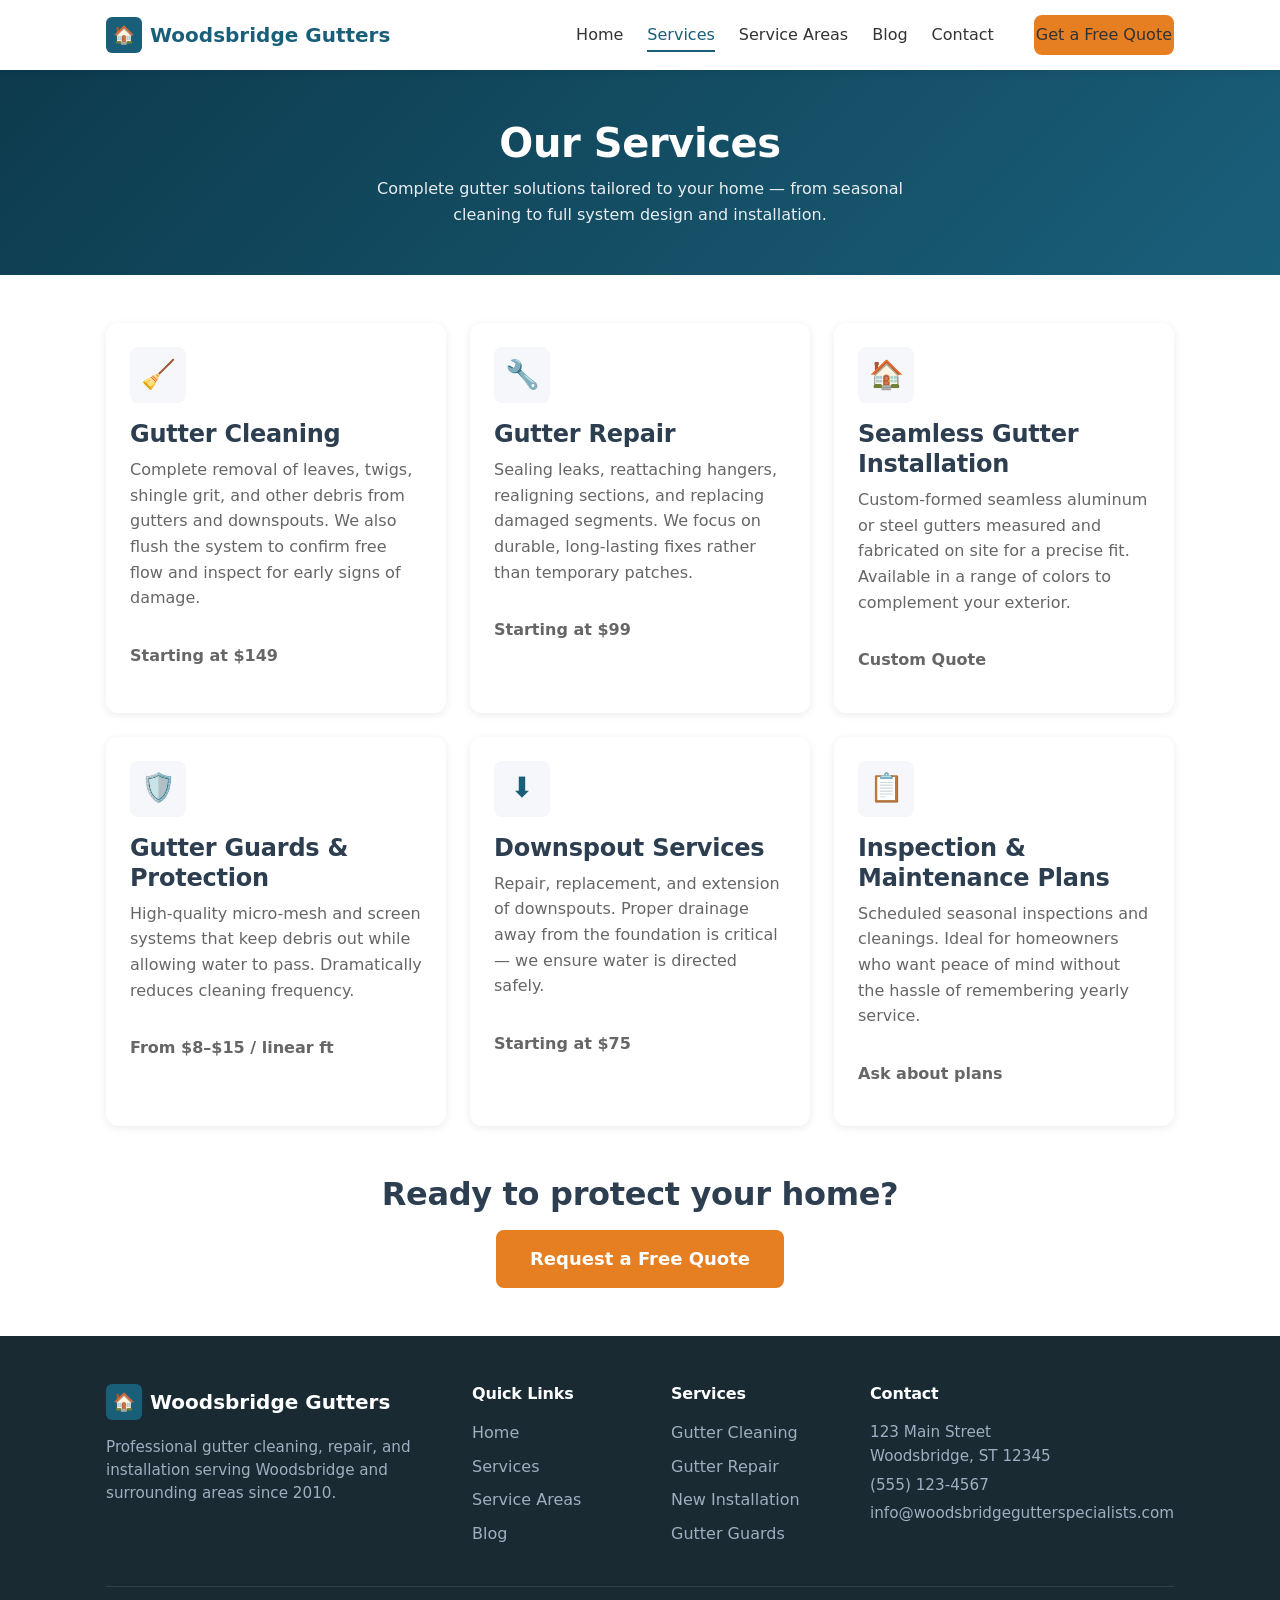
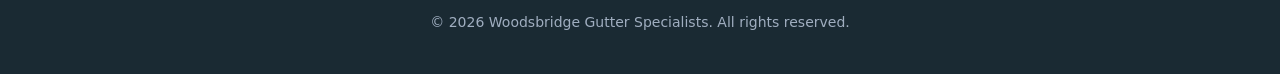
<file: services.html>
<!DOCTYPE html>
<html lang="en">
<head>
  <meta charset="UTF-8">
  <meta name="viewport" content="width=device-width, initial-scale=1.0">
  <meta name="description" content="Gutter cleaning, repair, installation, and gutter guard services from Woodsbridge Gutter Specialists. Transparent pricing and free quotes.">
  <title>Our Services | Woodsbridge Gutter Specialists</title>
  <link rel="stylesheet" href="./css/style.css">
  <link rel="icon" href="data:image/svg+xml,<svg xmlns='http://www.w3.org/2000/svg' viewBox='0 0 100 100'><text y='.9em' font-size='90'>🏠</text></svg>">
</head>
<body>
  <header class="site-header">
    <div class="container header-inner">
      <a href="./index.html" class="logo" aria-label="Woodsbridge Gutter Specialists Home">
        <span class="logo-icon" aria-hidden="true">🏠</span>
        <span>Woodsbridge Gutters</span>
      </a>

      <button class="nav-toggle" aria-label="Toggle navigation" aria-expanded="false" aria-controls="main-nav">
        <span></span>
        <span></span>
        <span></span>
      </button>

      <nav class="main-nav" id="main-nav" aria-label="Main navigation">
        <ul>
          <li><a href="./index.html">Home</a></li>
          <li><a href="./services.html" class="active">Services</a></li>
          <li><a href="./service-areas.html">Service Areas</a></li>
          <li><a href="./blog.html">Blog</a></li>
          <li><a href="./index.html#contact">Contact</a></li>
          <li class="nav-cta"><a href="./index.html#contact" class="btn btn-primary">Get a Free Quote</a></li>
        </ul>
      </nav>
    </div>
  </header>

  <main>
    <section class="page-header">
      <div class="container">
        <h1>Our Services</h1>
        <p>Complete gutter solutions tailored to your home — from seasonal cleaning to full system design and installation.</p>
      </div>
    </section>

    <section class="section">
      <div class="container">
        <!-- CUSTOMIZE: Service descriptions, icons, and price ranges -->
        <div class="card-grid">
          <article class="card">
            <div class="card-body">
              <div class="card-icon" aria-hidden="true">🧹</div>
              <h3>Gutter Cleaning</h3>
              <p>Complete removal of leaves, twigs, shingle grit, and other debris from gutters and downspouts. We also flush the system to confirm free flow and inspect for early signs of damage.</p>
              <p class="card-price">Starting at $149</p>
            </div>
          </article>

          <article class="card">
            <div class="card-body">
              <div class="card-icon" aria-hidden="true">🔧</div>
              <h3>Gutter Repair</h3>
              <p>Sealing leaks, reattaching hangers, realigning sections, and replacing damaged segments. We focus on durable, long-lasting fixes rather than temporary patches.</p>
              <p class="card-price">Starting at $99</p>
            </div>
          </article>

          <article class="card">
            <div class="card-body">
              <div class="card-icon" aria-hidden="true">🏠</div>
              <h3>Seamless Gutter Installation</h3>
              <p>Custom-formed seamless aluminum or steel gutters measured and fabricated on site for a precise fit. Available in a range of colors to complement your exterior.</p>
              <p class="card-price">Custom Quote</p>
            </div>
          </article>

          <article class="card">
            <div class="card-body">
              <div class="card-icon" aria-hidden="true">🛡️</div>
              <h3>Gutter Guards & Protection</h3>
              <p>High-quality micro-mesh and screen systems that keep debris out while allowing water to pass. Dramatically reduces cleaning frequency.</p>
              <p class="card-price">From $8–$15 / linear ft</p>
            </div>
          </article>

          <article class="card">
            <div class="card-body">
              <div class="card-icon" aria-hidden="true">⬇️</div>
              <h3>Downspout Services</h3>
              <p>Repair, replacement, and extension of downspouts. Proper drainage away from the foundation is critical — we ensure water is directed safely.</p>
              <p class="card-price">Starting at $75</p>
            </div>
          </article>

          <article class="card">
            <div class="card-body">
              <div class="card-icon" aria-hidden="true">📋</div>
              <h3>Inspection & Maintenance Plans</h3>
              <p>Scheduled seasonal inspections and cleanings. Ideal for homeowners who want peace of mind without the hassle of remembering yearly service.</p>
              <p class="card-price">Ask about plans</p>
            </div>
          </article>
        </div>

        <div class="text-center" style="margin-top: 3rem;">
          <h2 style="margin-bottom: 1rem;">Ready to protect your home?</h2>
          <a href="./index.html#contact" class="btn btn-primary btn-lg">Request a Free Quote</a>
        </div>
      </div>
    </section>
  </main>

  <footer class="site-footer">
    <div class="container">
      <div class="footer-grid">
        <div class="footer-brand">
          <a href="./index.html" class="logo">
            <span class="logo-icon" aria-hidden="true">🏠</span>
            <span>Woodsbridge Gutters</span>
          </a>
          <p>Professional gutter cleaning, repair, and installation serving Woodsbridge and surrounding areas since 2010.</p>
        </div>

        <div class="footer-col">
          <h4>Quick Links</h4>
          <ul>
            <li><a href="./index.html">Home</a></li>
            <li><a href="./services.html">Services</a></li>
            <li><a href="./service-areas.html">Service Areas</a></li>
            <li><a href="./blog.html">Blog</a></li>
          </ul>
        </div>

        <div class="footer-col">
          <h4>Services</h4>
          <ul>
            <li><a href="./services.html">Gutter Cleaning</a></li>
            <li><a href="./services.html">Gutter Repair</a></li>
            <li><a href="./services.html">New Installation</a></li>
            <li><a href="./services.html">Gutter Guards</a></li>
          </ul>
        </div>

        <div class="footer-col footer-nap">
          <h4>Contact</h4>
          <p>123 Main Street<br>Woodsbridge, ST 12345</p>
          <p><a href="tel:+15551234567">(555) 123-4567</a></p>
          <p><a href="mailto:info@woodsbridgegutterspecialists.com">info@woodsbridgegutterspecialists.com</a></p>
        </div>
      </div>

      <div class="footer-bottom">
        <p>&copy; <span id="year"></span> Woodsbridge Gutter Specialists. All rights reserved.</p>
      </div>
    </div>
  </footer>

  <script src="./js/script.js"></script>
  <script>document.getElementById("year").textContent = new Date().getFullYear();</script>
</body>
</html>
</file>
<file: css/style.css>
/* ============================================
   Woodsbridge Gutter Specialists - Main Stylesheet
   Customize colors via CSS custom properties below
   ============================================ */

:root {
  /* Brand Colors - Customize these */
  --color-primary: #1a5f7a;      /* Deep teal/blue */
  --color-primary-dark: #0d3b4d;
  --color-primary-light: #2a8bb0;
  --color-accent: #e67e22;       /* Warm orange for CTAs */
  --color-accent-hover: #d35400;
  --color-secondary: #2c3e50;
  --color-text: #333333;
  --color-text-light: #666666;
  --color-bg: #ffffff;
  --color-bg-alt: #f5f7fa;
  --color-bg-dark: #1a2a33;
  --color-border: #e0e6ed;
  --color-success: #27ae60;
  --color-error: #e74c3c;
  --color-white: #ffffff;

  /* Typography */
  --font-sans: system-ui, -apple-system, BlinkMacSystemFont, "Segoe UI", Roboto, "Helvetica Neue", Arial, sans-serif;
  --font-heading: var(--font-sans);
  --line-height: 1.6;
  --letter-spacing: -0.01em;

  /* Spacing */
  --space-xs: 0.25rem;
  --space-sm: 0.5rem;
  --space-md: 1rem;
  --space-lg: 1.5rem;
  --space-xl: 2rem;
  --space-2xl: 3rem;
  --space-3xl: 4rem;

  /* Layout */
  --max-width: 1100px;
  --header-height: 70px;
  --radius: 8px;
  --radius-lg: 12px;
  --shadow: 0 2px 8px rgba(0, 0, 0, 0.08);
  --shadow-lg: 0 8px 24px rgba(0, 0, 0, 0.12);
  --transition: 0.25s ease;
}

/* Reset & Base */
*,
*::before,
*::after {
  box-sizing: border-box;
  margin: 0;
  padding: 0;
}

html {
  scroll-behavior: smooth;
  font-size: 16px;
}

body {
  font-family: var(--font-sans);
  line-height: var(--line-height);
  color: var(--color-text);
  background-color: var(--color-bg);
  min-height: 100vh;
  display: flex;
  flex-direction: column;
}

img {
  max-width: 100%;
  height: auto;
  display: block;
}

a {
  color: var(--color-primary);
  text-decoration: none;
  transition: color var(--transition);
}

a:hover,
a:focus {
  color: var(--color-primary-dark);
}

ul, ol {
  list-style: none;
}

button,
input,
textarea,
select {
  font-family: inherit;
  font-size: inherit;
}

/* Typography */
h1, h2, h3, h4, h5, h6 {
  font-family: var(--font-heading);
  font-weight: 700;
  line-height: 1.25;
  letter-spacing: var(--letter-spacing);
  color: var(--color-secondary);
}

h1 { font-size: clamp(1.75rem, 4vw, 2.5rem); }
h2 { font-size: clamp(1.5rem, 3vw, 2rem); }
h3 { font-size: clamp(1.25rem, 2.5vw, 1.5rem); }
h4 { font-size: 1.125rem; }

p {
  margin-bottom: var(--space-md);
}

/* Utility Classes */
.container {
  width: 100%;
  max-width: var(--max-width);
  margin: 0 auto;
  padding: 0 var(--space-md);
}

.section {
  padding: var(--space-2xl) 0;
}

.section-alt {
  background-color: var(--color-bg-alt);
}

.section-title {
  text-align: center;
  margin-bottom: var(--space-xl);
}

.section-title p {
  color: var(--color-text-light);
  max-width: 600px;
  margin: var(--space-sm) auto 0;
}

.text-center { text-align: center; }
.text-muted { color: var(--color-text-light); }

/* Buttons */
.btn {
  display: inline-flex;
  align-items: center;
  justify-content: center;
  gap: var(--space-sm);
  padding: 0.75rem 1.5rem;
  font-weight: 600;
  border-radius: var(--radius);
  border: 2px solid transparent;
  cursor: pointer;
  transition: all var(--transition);
  text-decoration: none;
  line-height: 1.2;
}

.btn-primary {
  background-color: var(--color-accent);
  color: var(--color-white);
  border-color: var(--color-accent);
}

.btn-primary:hover,
.btn-primary:focus {
  background-color: var(--color-accent-hover);
  border-color: var(--color-accent-hover);
  color: var(--color-white);
}

.btn-secondary {
  background-color: transparent;
  color: var(--color-primary);
  border-color: var(--color-primary);
}

.btn-secondary:hover,
.btn-secondary:focus {
  background-color: var(--color-primary);
  color: var(--color-white);
}

.btn-outline-light {
  background-color: transparent;
  color: var(--color-white);
  border-color: var(--color-white);
}

.btn-outline-light:hover,
.btn-outline-light:focus {
  background-color: var(--color-white);
  color: var(--color-primary);
}

.btn-lg {
  padding: 1rem 2rem;
  font-size: 1.125rem;
}

/* Header & Navigation */
.site-header {
  position: sticky;
  top: 0;
  z-index: 1000;
  background-color: var(--color-white);
  box-shadow: var(--shadow);
  height: var(--header-height);
}

.header-inner {
  display: flex;
  align-items: center;
  justify-content: space-between;
  height: 100%;
}

.logo {
  display: flex;
  align-items: center;
  gap: var(--space-sm);
  font-weight: 700;
  font-size: 1.25rem;
  color: var(--color-primary);
  text-decoration: none;
}

.logo:hover {
  color: var(--color-primary-dark);
}

.logo-icon {
  width: 36px;
  height: 36px;
  background: var(--color-primary);
  border-radius: 6px;
  display: flex;
  align-items: center;
  justify-content: center;
  color: white;
  font-size: 1.1rem;
}

.nav-toggle {
  display: none;
  background: none;
  border: none;
  cursor: pointer;
  padding: var(--space-sm);
  width: 44px;
  height: 44px;
  position: relative;
}

.nav-toggle span {
  display: block;
  width: 24px;
  height: 3px;
  background: var(--color-secondary);
  margin: 5px auto;
  transition: var(--transition);
  border-radius: 2px;
}

.nav-toggle[aria-expanded="true"] span:nth-child(1) {
  transform: translateY(8px) rotate(45deg);
}

.nav-toggle[aria-expanded="true"] span:nth-child(2) {
  opacity: 0;
}

.nav-toggle[aria-expanded="true"] span:nth-child(3) {
  transform: translateY(-8px) rotate(-45deg);
}

.main-nav ul {
  display: flex;
  gap: var(--space-lg);
  align-items: center;
}

.main-nav a {
  color: var(--color-text);
  font-weight: 500;
  padding: var(--space-sm) 0;
  position: relative;
}

.main-nav a:hover,
.main-nav a:focus,
.main-nav a.active {
  color: var(--color-primary);
}

.main-nav a.active::after {
  content: "";
  position: absolute;
  bottom: 0;
  left: 0;
  right: 0;
  height: 2px;
  background: var(--color-primary);
}

.nav-cta {
  margin-left: var(--space-md);
}

/* Mobile Nav */
@media (max-width: 768px) {
  .nav-toggle {
    display: block;
  }

  .main-nav {
    position: fixed;
    top: var(--header-height);
    left: 0;
    right: 0;
    background: var(--color-white);
    box-shadow: var(--shadow-lg);
    padding: var(--space-lg);
    transform: translateY(-120%);
    opacity: 0;
    visibility: hidden;
    transition: all var(--transition);
  }

  .main-nav.open {
    transform: translateY(0);
    opacity: 1;
    visibility: visible;
  }

  .main-nav ul {
    flex-direction: column;
    gap: var(--space-md);
    align-items: stretch;
  }

  .main-nav a {
    display: block;
    padding: var(--space-md);
    border-bottom: 1px solid var(--color-border);
  }

  .nav-cta {
    margin-left: 0;
    margin-top: var(--space-md);
  }

  .nav-cta .btn {
    width: 100%;
  }
}

/* Hero */
.hero {
  background: linear-gradient(135deg, var(--color-primary-dark) 0%, var(--color-primary) 100%);
  color: var(--color-white);
  padding: var(--space-3xl) 0;
  position: relative;
  overflow: hidden;
}

.hero-content {
  max-width: 640px;
}

.hero h1 {
  color: var(--color-white);
  margin-bottom: var(--space-md);
}

.hero .tagline {
  font-size: 1.25rem;
  opacity: 0.95;
  margin-bottom: var(--space-xl);
}

.hero-actions {
  display: flex;
  flex-wrap: wrap;
  gap: var(--space-md);
}

/* Before/After Slider */
.ba-slider {
  position: relative;
  width: 100%;
  max-width: 700px;
  margin: var(--space-xl) auto 0;
  overflow: hidden;
  border-radius: var(--radius-lg);
  box-shadow: var(--shadow-lg);
  aspect-ratio: 16 / 10;
  user-select: none;
  touch-action: none;
}

.ba-slider img {
  position: absolute;
  top: 0;
  left: 0;
  width: 100%;
  height: 100%;
  object-fit: cover;
  pointer-events: none;
}

.ba-slider .ba-after {
  clip-path: inset(0 50% 0 0);
}

.ba-handle {
  position: absolute;
  top: 0;
  bottom: 0;
  left: 50%;
  width: 4px;
  background: var(--color-white);
  cursor: ew-resize;
  z-index: 10;
  transform: translateX(-50%);
}

.ba-handle::before {
  content: "";
  position: absolute;
  top: 50%;
  left: 50%;
  transform: translate(-50%, -50%);
  width: 44px;
  height: 44px;
  background: var(--color-white);
  border-radius: 50%;
  box-shadow: 0 2px 8px rgba(0, 0, 0, 0.3);
}

.ba-handle::after {
  content: "↔";
  position: absolute;
  top: 50%;
  left: 50%;
  transform: translate(-50%, -50%);
  font-size: 1.25rem;
  color: var(--color-primary);
  z-index: 1;
}

.ba-label {
  position: absolute;
  top: var(--space-md);
  padding: var(--space-xs) var(--space-sm);
  background: rgba(0, 0, 0, 0.6);
  color: white;
  font-size: 0.75rem;
  font-weight: 600;
  text-transform: uppercase;
  letter-spacing: 0.05em;
  border-radius: 4px;
  z-index: 5;
}

.ba-label-before { left: var(--space-md); }
.ba-label-after { right: var(--space-md); }

/* Cards */
.card-grid {
  display: grid;
  grid-template-columns: 1fr;
  gap: var(--space-lg);
}

@media (min-width: 600px) {
  .card-grid {
    grid-template-columns: repeat(2, 1fr);
  }
}

@media (min-width: 900px) {
  .card-grid {
    grid-template-columns: repeat(3, 1fr);
  }
}

.card {
  background: var(--color-white);
  border-radius: var(--radius-lg);
  box-shadow: var(--shadow);
  overflow: hidden;
  transition: transform var(--transition), box-shadow var(--transition);
  display: flex;
  flex-direction: column;
}

.card:hover {
  transform: translateY(-4px);
  box-shadow: var(--shadow-lg);
}

.card-body {
  padding: var(--space-lg);
  flex: 1;
  display: flex;
  flex-direction: column;
}

.card-icon {
  width: 56px;
  height: 56px;
  background: var(--color-bg-alt);
  border-radius: var(--radius);
  display: flex;
  align-items: center;
  justify-content: center;
  font-size: 1.75rem;
  margin-bottom: var(--space-md);
  color: var(--color-primary);
}

.card h3 {
  margin-bottom: var(--space-sm);
}

.card p {
  color: var(--color-text-light);
  flex: 1;
}

.card-price {
  font-weight: 600;
  color: var(--color-primary);
  margin-top: var(--space-md);
}

/* Trust / Stats */
.stats-grid {
  display: grid;
  grid-template-columns: repeat(2, 1fr);
  gap: var(--space-lg);
  text-align: center;
}

@media (min-width: 700px) {
  .stats-grid {
    grid-template-columns: repeat(4, 1fr);
  }
}

.stat-item {
  padding: var(--space-lg);
}

.stat-number {
  font-size: 2.5rem;
  font-weight: 700;
  color: var(--color-primary);
  line-height: 1;
  margin-bottom: var(--space-sm);
}

.stat-label {
  color: var(--color-text-light);
  font-size: 0.95rem;
}

/* Testimonials */
.testimonial-grid {
  display: grid;
  gap: var(--space-lg);
}

@media (min-width: 700px) {
  .testimonial-grid {
    grid-template-columns: repeat(2, 1fr);
  }
}

@media (min-width: 1000px) {
  .testimonial-grid {
    grid-template-columns: repeat(3, 1fr);
  }
}

.testimonial {
  background: var(--color-white);
  padding: var(--space-lg);
  border-radius: var(--radius-lg);
  box-shadow: var(--shadow);
  border-left: 4px solid var(--color-accent);
}

.testimonial blockquote {
  font-style: italic;
  margin-bottom: var(--space-md);
  color: var(--color-text);
}

.testimonial cite {
  font-style: normal;
  font-weight: 600;
  color: var(--color-secondary);
  font-size: 0.9rem;
}

/* Service Areas */
.areas-grid {
  display: grid;
  grid-template-columns: repeat(auto-fill, minmax(180px, 1fr));
  gap: var(--space-md);
}

.area-card {
  background: var(--color-white);
  border: 1px solid var(--color-border);
  border-radius: var(--radius);
  padding: var(--space-md) var(--space-lg);
  text-align: center;
  transition: border-color var(--transition), box-shadow var(--transition);
}

.area-card:hover {
  border-color: var(--color-primary);
  box-shadow: var(--shadow);
}

.area-card strong {
  color: var(--color-primary);
}

/* Blog */
.blog-list {
  display: grid;
  gap: var(--space-xl);
}

.blog-card {
  display: grid;
  gap: var(--space-md);
  background: var(--color-white);
  border-radius: var(--radius-lg);
  box-shadow: var(--shadow);
  overflow: hidden;
}

@media (min-width: 700px) {
  .blog-card {
    grid-template-columns: 280px 1fr;
  }
}

.blog-card-image {
  background: var(--color-bg-alt);
  min-height: 180px;
  display: flex;
  align-items: center;
  justify-content: center;
  font-size: 3rem;
  color: var(--color-primary);
}

.blog-card-content {
  padding: var(--space-lg);
  display: flex;
  flex-direction: column;
}

.blog-meta {
  font-size: 0.875rem;
  color: var(--color-text-light);
  margin-bottom: var(--space-sm);
}

.blog-card h2 {
  margin-bottom: var(--space-sm);
  font-size: 1.35rem;
}

.blog-card h2 a {
  color: var(--color-secondary);
}

.blog-card h2 a:hover {
  color: var(--color-primary);
}

.blog-excerpt {
  color: var(--color-text-light);
  flex: 1;
}

/* Blog Post */
.blog-post {
  max-width: 720px;
  margin: 0 auto;
}

.blog-post header {
  margin-bottom: var(--space-xl);
  text-align: center;
}

.blog-post .blog-meta {
  margin-bottom: var(--space-md);
}

.blog-post .featured-image {
  border-radius: var(--radius-lg);
  margin-bottom: var(--space-xl);
  background: var(--color-bg-alt);
  aspect-ratio: 16/9;
  display: flex;
  align-items: center;
  justify-content: center;
  font-size: 4rem;
  color: var(--color-primary);
}

.blog-post .content p {
  margin-bottom: var(--space-lg);
}

.blog-post .content h2 {
  margin: var(--space-xl) 0 var(--space-md);
}

/* Contact Form */
.contact-grid {
  display: grid;
  gap: var(--space-2xl);
}

@media (min-width: 800px) {
  .contact-grid {
    grid-template-columns: 1fr 1.2fr;
  }
}

.contact-info h3 {
  margin-bottom: var(--space-md);
}

.contact-info p,
.contact-info address {
  margin-bottom: var(--space-sm);
  font-style: normal;
}

.contact-info a {
  color: var(--color-primary);
}

.hours-list {
  margin-top: var(--space-md);
}

.hours-list li {
  display: flex;
  justify-content: space-between;
  padding: var(--space-xs) 0;
  border-bottom: 1px solid var(--color-border);
}

.social-links {
  display: flex;
  gap: var(--space-md);
  margin-top: var(--space-lg);
}

.social-links a {
  width: 44px;
  height: 44px;
  border-radius: 50%;
  background: var(--color-bg-alt);
  display: flex;
  align-items: center;
  justify-content: center;
  color: var(--color-primary);
  font-size: 1.25rem;
  transition: all var(--transition);
}

.social-links a:hover {
  background: var(--color-primary);
  color: white;
}

.contact-form {
  background: var(--color-white);
  padding: var(--space-xl);
  border-radius: var(--radius-lg);
  box-shadow: var(--shadow);
}

.form-group {
  margin-bottom: var(--space-md);
}

.form-group label {
  display: block;
  font-weight: 600;
  margin-bottom: var(--space-xs);
  color: var(--color-secondary);
}

.form-group input,
.form-group textarea {
  width: 100%;
  padding: 0.75rem 1rem;
  border: 1px solid var(--color-border);
  border-radius: var(--radius);
  transition: border-color var(--transition);
  background: var(--color-bg);
}

.form-group input:focus,
.form-group textarea:focus {
  outline: none;
  border-color: var(--color-primary);
  box-shadow: 0 0 0 3px rgba(26, 95, 122, 0.15);
}

.form-group textarea {
  min-height: 140px;
  resize: vertical;
}

.form-group .error-msg {
  color: var(--color-error);
  font-size: 0.875rem;
  margin-top: var(--space-xs);
  display: none;
}

.form-group.has-error input,
.form-group.has-error textarea {
  border-color: var(--color-error);
}

.form-group.has-error .error-msg {
  display: block;
}

.form-status {
  padding: var(--space-md);
  border-radius: var(--radius);
  margin-bottom: var(--space-md);
  display: none;
}

.form-status.success {
  display: block;
  background: #d4edda;
  color: #155724;
  border: 1px solid #c3e6cb;
}

.form-status.error {
  display: block;
  background: #f8d7da;
  color: #721c24;
  border: 1px solid #f5c6cb;
}

/* Footer */
.site-footer {
  background: var(--color-bg-dark);
  color: #a0aec0;
  padding: var(--space-2xl) 0 var(--space-lg);
  margin-top: auto;
}

.footer-grid {
  display: grid;
  gap: var(--space-xl);
  margin-bottom: var(--space-xl);
}

@media (min-width: 600px) {
  .footer-grid {
    grid-template-columns: repeat(2, 1fr);
  }
}

@media (min-width: 900px) {
  .footer-grid {
    grid-template-columns: 2fr 1fr 1fr 1fr;
  }
}

.footer-brand .logo {
  color: var(--color-white);
  margin-bottom: var(--space-md);
}

.footer-brand p {
  font-size: 0.95rem;
  line-height: 1.5;
}

.footer-col h4 {
  color: var(--color-white);
  margin-bottom: var(--space-md);
  font-size: 1rem;
}

.footer-col ul li {
  margin-bottom: var(--space-sm);
}

.footer-col a {
  color: #a0aec0;
}

.footer-col a:hover {
  color: var(--color-white);
}

.footer-nap {
  font-size: 0.95rem;
}

.footer-nap p {
  margin-bottom: var(--space-xs);
}

.footer-bottom {
  border-top: 1px solid rgba(255, 255, 255, 0.1);
  padding-top: var(--space-lg);
  text-align: center;
  font-size: 0.875rem;
}

/* 404 Page */
.page-404 {
  text-align: center;
  padding: var(--space-3xl) 0;
}

.page-404 h1 {
  font-size: clamp(4rem, 15vw, 8rem);
  color: var(--color-primary);
  line-height: 1;
  margin-bottom: var(--space-md);
}

.page-404 p {
  font-size: 1.25rem;
  margin-bottom: var(--space-xl);
  color: var(--color-text-light);
}

/* Map placeholder */
.map-placeholder {
  background: var(--color-bg-alt);
  border-radius: var(--radius-lg);
  aspect-ratio: 16/9;
  display: flex;
  align-items: center;
  justify-content: center;
  color: var(--color-text-light);
  border: 2px dashed var(--color-border);
  margin-top: var(--space-xl);
}

/* Page Header (inner pages) */
.page-header {
  background: linear-gradient(135deg, var(--color-primary-dark), var(--color-primary));
  color: white;
  padding: var(--space-2xl) 0;
  text-align: center;
}

.page-header h1 {
  color: white;
  margin-bottom: var(--space-sm);
}

.page-header p {
  opacity: 0.9;
  max-width: 560px;
  margin: 0 auto;
}

/* Accessibility */
.sr-only {
  position: absolute;
  width: 1px;
  height: 1px;
  padding: 0;
  margin: -1px;
  overflow: hidden;
  clip: rect(0, 0, 0, 0);
  white-space: nowrap;
  border: 0;
}

:focus-visible {
  outline: 3px solid var(--color-accent);
  outline-offset: 2px;
}

/* Print */
@media print {
  .site-header,
  .site-footer,
  .nav-toggle,
  .btn {
    display: none;
  }
}
</file>
